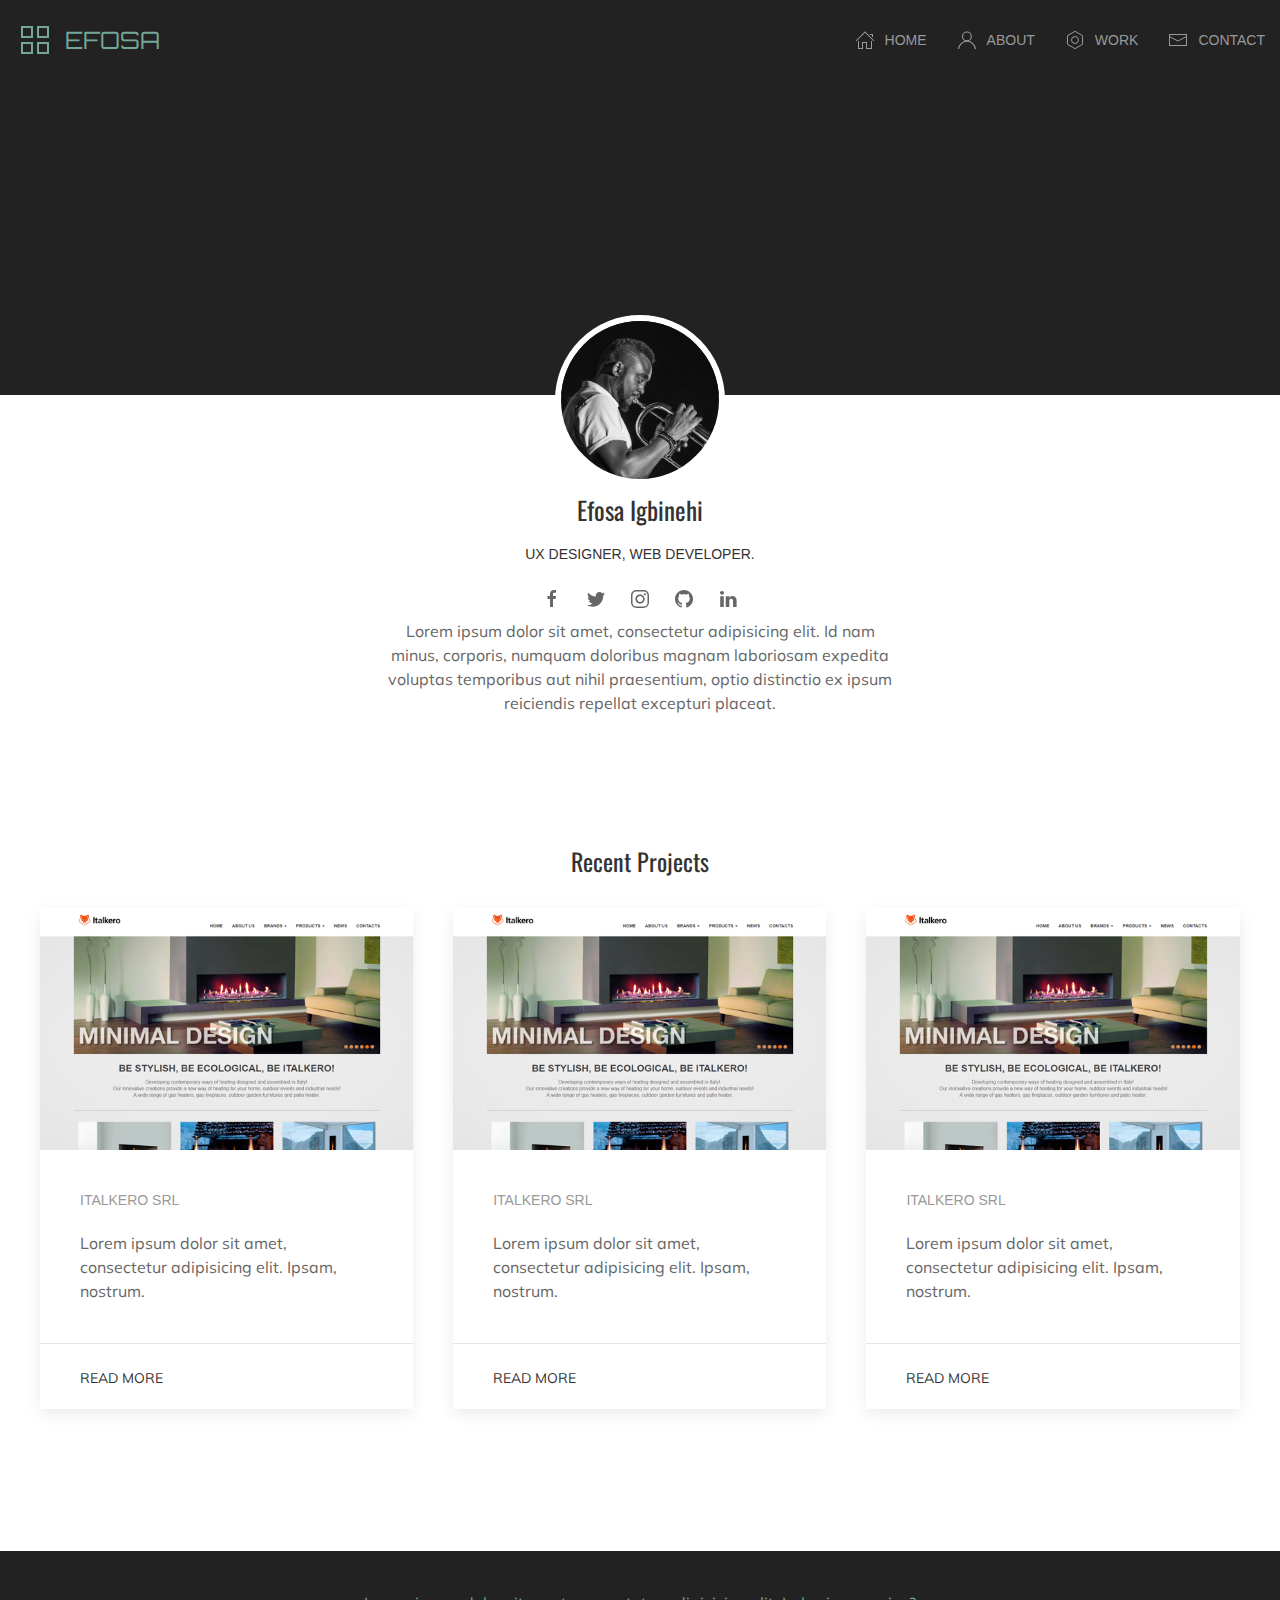
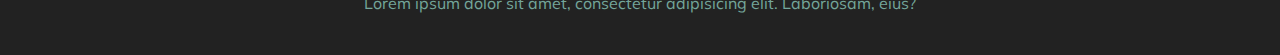
<file: index.html>
<!DOCTYPE html>
<html lang="en">
<head>
  <meta charset="UTF-8">
  <meta name="viewport" content="width=device-width, initial-scale=1.0">
  <meta http-equiv="X-UA-Compatible" content="ie=edge">
  <title>Portfolio | Home</title>
  <link rel="shortcut icon" href="img/e-logo.png">
  <link rel="stylesheet" href="css/uikit.min.css">
  <link rel="stylesheet" href="css/main.css">
</head>
<body>

  <div uk-sticky="sel-target: .uk-navbar-container; cls-active: uk-navbar-sticky">
    <nav class="uk-navbar-container navigation" uk-navbar>
      <div class="uk-navbar-left">
        <a href="index.html" class="uk-navbar-item uk-logo"><span uk-icon="icon: thumbnails; ratio: 2" class="uk-margin-small-right"></span>EFOSA</a>
      </div>
      <div class="uk-navbar-right">
        <ul class="uk-navbar-nav">
          <li><a href=""><span uk-icon="icon: home" class="uk-margin-small-right"></span>Home</a></li>
          <li><a href=""><span uk-icon="icon: user" class="uk-margin-small-right"></span>About</a></li>
          <li><a href=""><span uk-icon="icon: nut" class="uk-margin-small-right"></span>Work</a></li>
          <li><a href=""><span uk-icon="icon: mail" class="uk-margin-small-right"></span>Contact</a></li>
        </ul>
      </div>

      <a class="uk-navbar-toggle" href="#" uk-toggle="target: #mobile-navigation">
          <span uk-navbar-toggle-icon></span> <span class="uk-margin-small-left">MENU</span>
      </a>
      <div id="mobile-navigation" uk-offcanvas="flip: true">
          <div class="uk-offcanvas-bar uk-flex uk-flex-column">

              <button class="uk-offcanvas-close" type="button" uk-close></button>

              <ul class="uk-nav uk-nav-primary uk-nav-center uk-margin-auto-vertical">
                <li><a href=""><span uk-icon="icon: home" class="uk-margin-small-right"></span>Home</a></li>
                <li><a href=""><span uk-icon="icon: user" class="uk-margin-small-right"></span>About</a></li>
                <li><a href=""><span uk-icon="icon: nut" class="uk-margin-small-right"></span>Work</a></li>
                <li><a href=""><span uk-icon="icon: mail" class="uk-margin-small-right"></span>Contact</a></li>
              </ul>

          </div>
      </div>
    </nav>
  </div>

  <header class="banner uk-background-secondary"></header>

  <section class="profile">
    <img src="img/efosa.jpg" alt="Efosa with the flugel horn">
    <h1 class="profile-title">Efosa Igbinehi</h1>
    <h4 class="profile-subtitle">UX Designer, Web Developer.</h4>
    <div class="social-icons">
      <a href="" target="_blank" uk-icon="icon: facebook"></a>
      <a href="" target="_blank" uk-icon="icon: twitter"></a>
      <a href="" target="_blank" uk-icon="icon: instagram"></a>
      <a href="" target="_blank" uk-icon="icon: github"></a>
      <a href="" target="_blank" uk-icon="icon: linkedin"></a>
    </div>
    <div class="profile-summary">
      <p>Lorem ipsum dolor sit amet, consectetur adipisicing elit. Id nam minus, corporis, numquam doloribus magnam laboriosam expedita voluptas temporibus aut nihil praesentium, optio distinctio ex ipsum reiciendis repellat excepturi placeat.</p>
    </div>
  </section>

  <section class="uk-section">
    <div class="uk-container uk-padding">

      <h3 class="uk-text-center section-title">Recent Projects</h3>

      <div uk-grid class="uk-grid-match uk-child-width-1-3@s">

        <div>
          <div class="uk-card uk-card-default uk-card-hover">
            <div class="uk-card-media-top">
                <img src="img/italkero.jpg" alt="Project Image">
            </div>
            <div class="uk-card-body">
              <h5 class="uk-text-muted uk-text-uppercase uk-text-small uk-text-truncate">Italkero srl</h5>
              <p>Lorem ipsum dolor sit amet, consectetur adipisicing elit. Ipsam, nostrum.</p>
            </div>
            <div class="uk-card-footer">
              <a href="#" class="uk-button uk-button-text">Read more</a>
            </div>
          </div>
        </div>

        <div>
          <div class="uk-card uk-card-default uk-card-hover">
            <div class="uk-card-media-top">
                <img src="img/italkero.jpg" alt="Project Image">
            </div>
            <div class="uk-card-body">
              <h5 class="uk-text-muted uk-text-uppercase uk-text-small uk-text-truncate">Italkero srl</h5>
              <p>Lorem ipsum dolor sit amet, consectetur adipisicing elit. Ipsam, nostrum.</p>
            </div>
            <div class="uk-card-footer">
              <a href="#" class="uk-button uk-button-text">Read more</a>
            </div>
          </div>
        </div>

        <div>
          <div class="uk-card uk-card-default uk-card-hover">
            <div class="uk-card-media-top">
                <img src="img/italkero.jpg" alt="Project Image">
            </div>
            <div class="uk-card-body">
              <h5 class="uk-text-muted uk-text-uppercase uk-text-small uk-text-truncate">Italkero srl</h5>
              <p>Lorem ipsum dolor sit amet, consectetur adipisicing elit. Ipsam, nostrum.</p>
            </div>
            <div class="uk-card-footer">
              <a href="#" class="uk-button uk-button-text">Read more</a>
            </div>
          </div>
        </div>

      </div>
    </div>
  </section>

  <footer>
    <div class="uk-container">
      <p>Lorem ipsum dolor sit amet, consectetur adipisicing elit. Laboriosam, eius?</p>
    </div>
  </footer>

  <script src="js/uikit.min.js"></script>
  <script src="js/uikit-icons.min.js" charset="utf-8"></script>
</body>
</html>
</file>
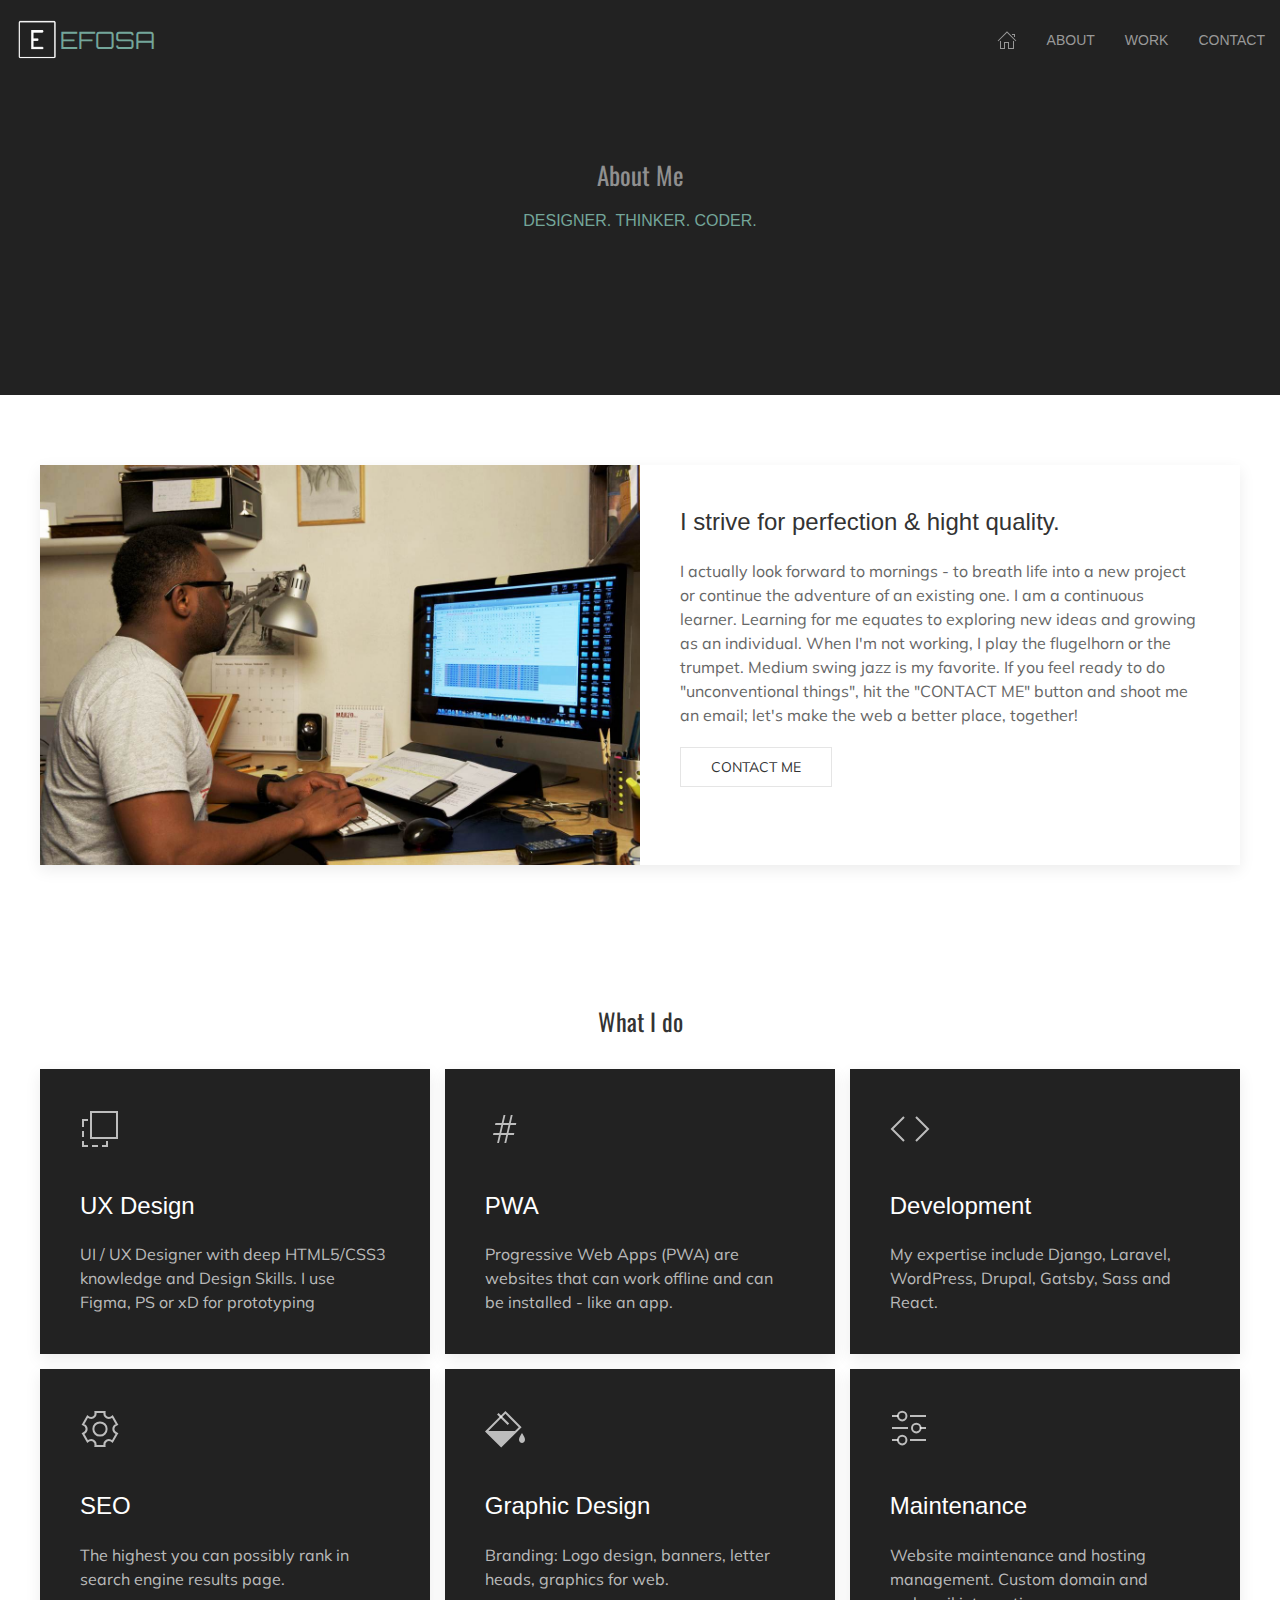
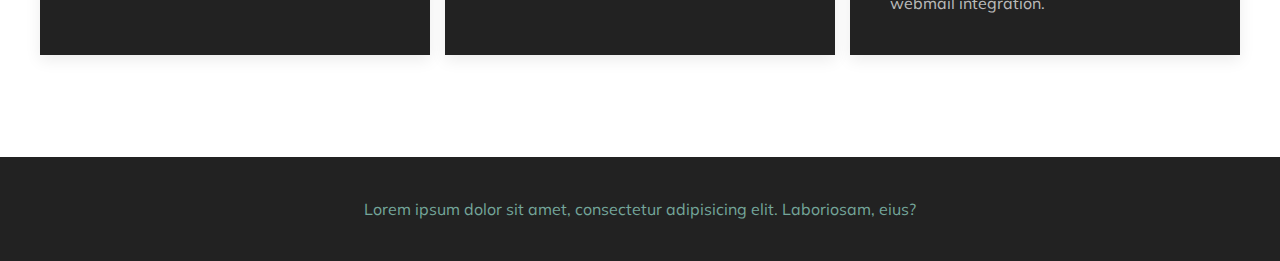
<file: about.html>
<!DOCTYPE html>
<html lang="en">
<head>
  <meta charset="UTF-8">
  <meta name="viewport" content="width=device-width, initial-scale=1.0">
  <meta http-equiv="X-UA-Compatible" content="ie=edge">
  <title>Portfolio | Home</title>
  <link rel="shortcut icon" href="img/e-logo.png">
  <link rel="stylesheet" href="css/uikit.min.css">
  <link rel="stylesheet" href="css/main.css">
</head>
<body>

  <div uk-sticky="sel-target: .uk-navbar-container; cls-active: uk-navbar-sticky">
    <nav class="uk-navbar-container navigation" uk-navbar>
      <div class="uk-navbar-left">
        <a href="index.html" class="uk-navbar-item uk-logo"><img src="img/Logo-white.png" width="45" alt="Logo E"> EFOSA</a>
      </div>
      <div class="uk-navbar-right">
        <ul class="uk-navbar-nav">
          <li><a href="" uk-icon="icon: home"></a></li>
          <li><a href="">About</a></li>
          <li><a href="">Work</a></li>
          <li><a href="">Contact</a></li>
        </ul>
      </div>

      <a class="uk-navbar-toggle" href="#" uk-toggle="target: #mobile-navigation">
          <span uk-navbar-toggle-icon></span> <span class="uk-margin-small-left">MENU</span>
      </a>
      <div id="mobile-navigation" uk-offcanvas="flip: true">
          <div class="uk-offcanvas-bar uk-flex uk-flex-column">

              <button class="uk-offcanvas-close" type="button" uk-close></button>

              <ul class="uk-nav uk-nav-primary uk-nav-center uk-margin-auto-vertical">
                <li><a href="" uk-icon="icon: home"></a></li>
                <li><a href="">About</a></li>
                <li><a href="">Work</a></li>
                <li><a href="">Contact</a></li>
              </ul>

          </div>
      </div>
    </nav>
  </div>

  <header class="banner uk-background-secondary">
    <div class="page-heading">
      <h1 class="page-title">About Me</h1>
      <h3 class="page-subtitle">Designer. Thinker. Coder.</h3>
    </div>
  </header>

  <section class="uk-section">
    <div class="uk-container">
      <div class="uk-card uk-card-default uk-grid-collapse uk-child-width-1-2@s uk-margin" uk-grid>
        <div class="uk-card-media-left uk-cover-container">
            <img src="img/me-working-at-home.jpg" alt="" uk-cover>
            <canvas width="600" height="400"></canvas>
        </div>
        <div>
            <div class="uk-card-body">
                <h3 class="uk-card-title">I strive for perfection &amp; hight quality.</h3>
                <p>
                  I actually look forward to mornings - to breath life into a new project or continue the adventure of an existing one. I am a continuous learner. Learning for me equates to exploring new ideas and growing as an individual.

                  When I'm not working, I play the flugelhorn or the trumpet. Medium swing jazz is my favorite.

                  If you feel ready to do "unconventional things", hit the "CONTACT ME" button and shoot me an email; let's make the web a better place, together!
                </p>
                <button class="uk-button uk-button-default">Contact Me</button>
            </div>
        </div>
    </div>
    </div>
  </section>

  <section class="uk-section">
    <div class="uk-container">
      <h3 class="uk-text-center section-title">What I do</h3>

      <div class="uk-child-width-1-3@m uk-grid-small uk-grid-match" uk-grid>
      <div>
        <div class="uk-card uk-card-secondary uk-card-body">
          <div class="icon"><span uk-icon="icon: move; ratio: 2"></span></div>
          <h3 class="uk-card-title">UX Design</h3>
          <p>UI / UX Designer with deep HTML5/CSS3 knowledge and Design Skills. I use Figma, PS or xD for prototyping</p>
        </div>
      </div>
      <div>
        <div class="uk-card uk-card-secondary uk-card-body">
          <div class="icon"><span uk-icon="icon: hashtag; ratio: 2"></span></div>
          <h3 class="uk-card-title">PWA</h3>
          <p>Progressive Web Apps (PWA) are websites that can work offline and can be installed - like an app.</p>
        </div>
        </div>
        <div>
          <div class="uk-card uk-card-secondary uk-card-body">
            <div class="icon"><span uk-icon="icon: code; ratio: 2"></span></div>
            <h3 class="uk-card-title">Development</h3>
            <p>My expertise include Django, Laravel, WordPress, Drupal, Gatsby, Sass and React.</p>
          </div>
        </div>
        <div>
          <div class="uk-card uk-card-secondary uk-card-body">
            <div class="icon"><span uk-icon="icon: cog; ratio: 2"></span></div>
            <h3 class="uk-card-title">SEO</h3>
            <p>The highest you can possibly rank in search engine results page.</p>
          </div>
        </div>
        <div>
          <div class="uk-card uk-card-secondary uk-card-body">
            <div class="icon"><span uk-icon="icon: paint-bucket; ratio: 2"></span></div>
            <h3 class="uk-card-title">Graphic Design</h3>
            <p>Branding: Logo design, banners, letter heads, graphics for web.</p>
          </div>
        </div>
        <div>
          <div class="uk-card uk-card-secondary uk-card-body">
            <div class="icon"><span uk-icon="icon: settings; ratio: 2"></span></div>
            <h3 class="uk-card-title">Maintenance</h3>
            <p>Website maintenance and hosting management. Custom domain and webmail integration.</p>
          </div>
        </div>
      </div>
    </div>
  </section>

  <footer>
    <div class="uk-container">
      <p>Lorem ipsum dolor sit amet, consectetur adipisicing elit. Laboriosam, eius?</p>
    </div>
  </footer>

  <script src="js/uikit.min.js"></script>
  <script src="js/uikit-icons.min.js" charset="utf-8"></script>
</body>
</html>
</file>
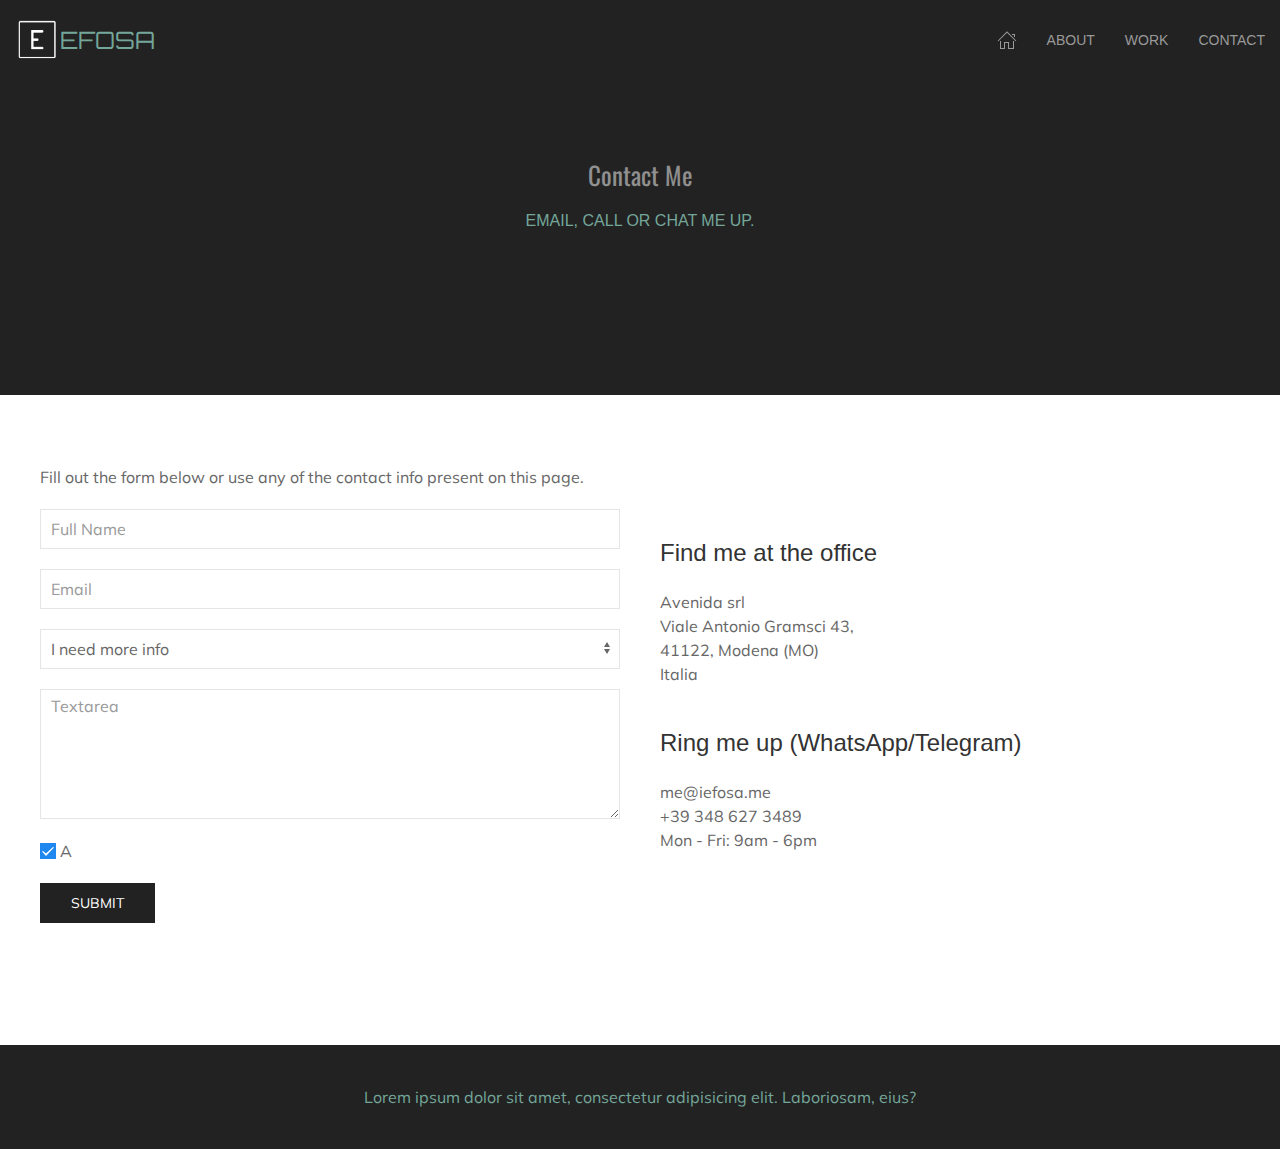
<file: contact.html>
<!DOCTYPE html>
<html lang="en">
<head>
  <meta charset="UTF-8">
  <meta name="viewport" content="width=device-width, initial-scale=1.0">
  <meta http-equiv="X-UA-Compatible" content="ie=edge">
  <title>Portfolio | Home</title>
  <link rel="shortcut icon" href="img/e-logo.png">
  <link rel="stylesheet" href="css/uikit.min.css">
  <link rel="stylesheet" href="css/main.css">
</head>
<body>

  <div uk-sticky="sel-target: .uk-navbar-container; cls-active: uk-navbar-sticky">
    <nav class="uk-navbar-container navigation" uk-navbar>
      <div class="uk-navbar-left">
        <a href="index.html" class="uk-navbar-item uk-logo"><img src="img/Logo-white.png" width="45" alt="Logo E"> EFOSA</a>
      </div>
      <div class="uk-navbar-right">
        <ul class="uk-navbar-nav">
          <li><a href="" uk-icon="icon: home"></a></li>
          <li><a href="">About</a></li>
          <li><a href="">Work</a></li>
          <li><a href="">Contact</a></li>
        </ul>
      </div>

      <a class="uk-navbar-toggle" href="#" uk-toggle="target: #mobile-navigation">
          <span uk-navbar-toggle-icon></span> <span class="uk-margin-small-left">MENU</span>
      </a>
      <div id="mobile-navigation" uk-offcanvas="flip: true">
          <div class="uk-offcanvas-bar uk-flex uk-flex-column">

              <button class="uk-offcanvas-close" type="button" uk-close></button>

              <ul class="uk-nav uk-nav-primary uk-nav-center uk-margin-auto-vertical">
                <li><a href="" uk-icon="icon: home"></a></li>
                <li><a href="">About</a></li>
                <li><a href="">Work</a></li>
                <li><a href="">Contact</a></li>
              </ul>

          </div>
      </div>
    </nav>
  </div>

  <header class="banner uk-background-secondary">
    <div class="page-heading">
      <h1 class="page-title">Contact Me</h1>
      <h3 class="page-subtitle">Email, Call or Chat me up.</h3>
    </div>
  </header>

  <section class="uk-section">
    <div class="uk-container">

      <div class="uk-flex-middle" uk-grid>
        <div class="uk-width-1-2@m">
          <aside class="contact-info">
            <h3 class="contact-info-subtitle">Find me at the office</h3>
            <p class="contact-info-address">
              Avenida srl <br>
              Viale Antonio Gramsci 43, <br>
              41122, Modena (MO) <br>
              Italia
            </p>

            <h3 class="contact-info-subtitle">Ring me up (WhatsApp/Telegram)</h3>
            <p class="contact-info-address">
              me@iefosa.me <br>
              +39 348 627 3489 <br>
              Mon - Fri: 9am - 6pm <br>
            </p>
          </aside>
        </div>
        <div class="uk-width-1-2@m uk-flex-first">
          <form>
            <fieldset class="uk-fieldset">

              <p class="uk-small">Fill out the form below or use any of the contact info present on this page.</p>

              <div class="uk-margin">
                  <input class="uk-input" type="text" placeholder="Full Name" required>
              </div>
              <div class="uk-margin">
                  <input class="uk-input" type="email" placeholder="Email" required>
              </div>

              <div class="uk-margin">
                  <select class="uk-select">
                      <option>I need more info</option>
                      <option>I need a quote</option>
                      <option>Just want to chat</option>
                  </select>
              </div>

              <div class="uk-margin">
                  <textarea class="uk-textarea" rows="5" placeholder="Textarea"></textarea>
              </div>

              <div class="uk-margin uk-grid-small uk-child-width-auto uk-grid">
                  <label><input class="uk-checkbox" type="checkbox" checked> A</label>
              </div>

              <div class="uk-margin">
                  <input class="uk-button uk-button-secondary" type="button" value="Submit">
              </div>

            </fieldset>
        </form>
        </div>
      </div>

    </div>
  </section>

  <footer>
    <div class="uk-container">
      <p>Lorem ipsum dolor sit amet, consectetur adipisicing elit. Laboriosam, eius?</p>
    </div>
  </footer>

  <script src="js/uikit.min.js"></script>
  <script src="js/uikit-icons.min.js" charset="utf-8"></script>
</body>
</html>
</file>
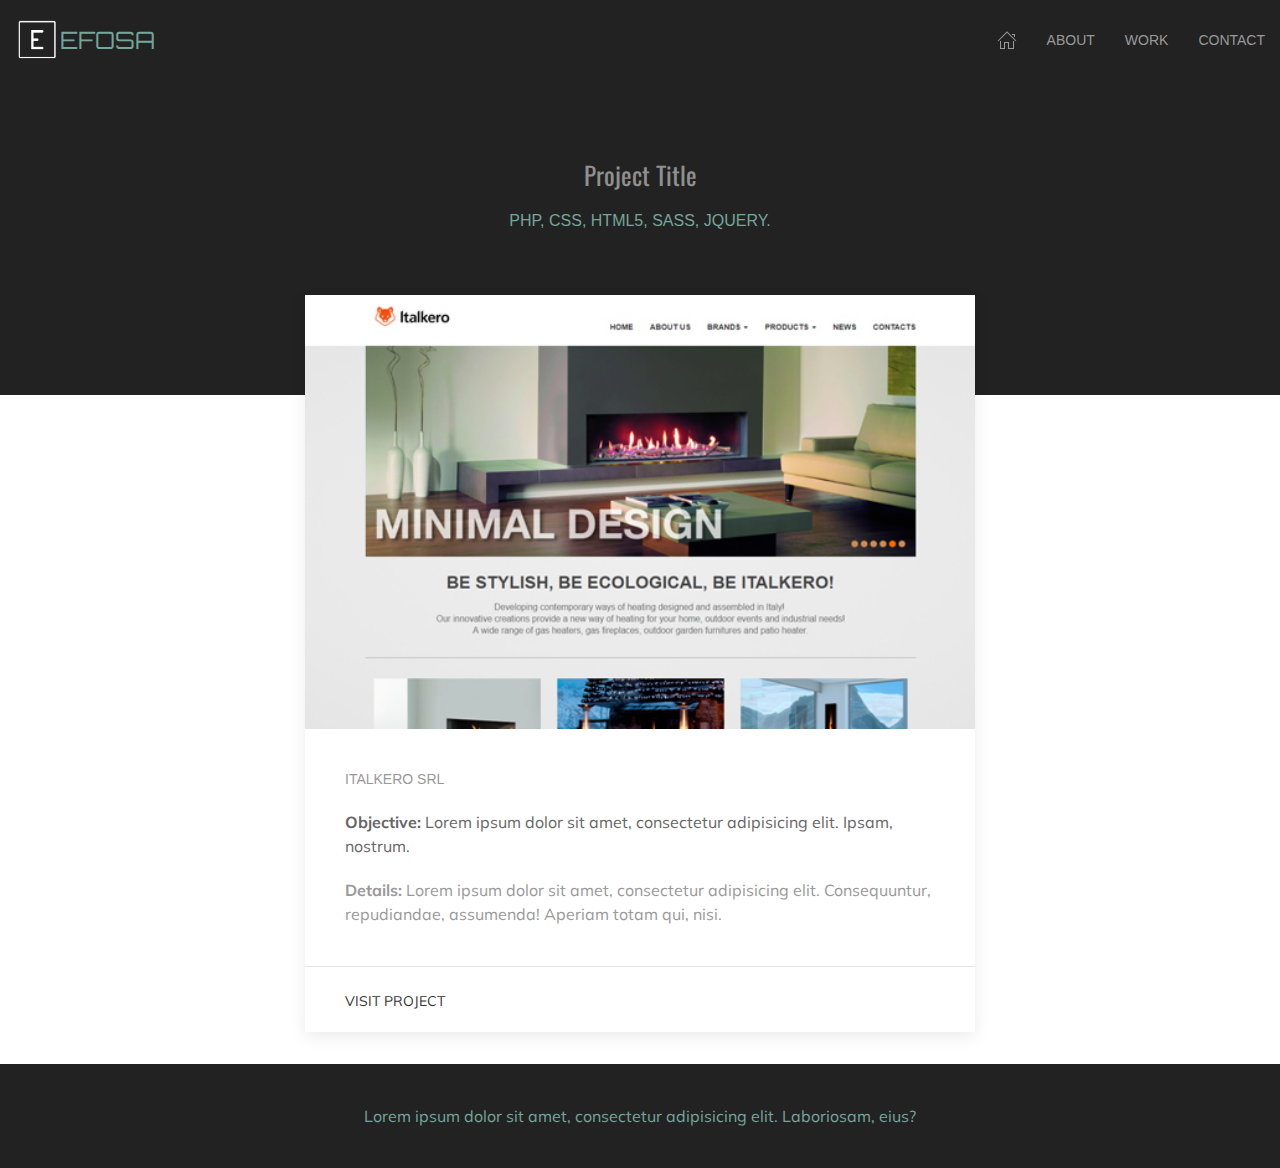
<file: project.html>
<!DOCTYPE html>
<html lang="en">
<head>
  <meta charset="UTF-8">
  <meta name="viewport" content="width=device-width, initial-scale=1.0">
  <meta http-equiv="X-UA-Compatible" content="ie=edge">
  <title>Portfolio | Home</title>
  <link rel="shortcut icon" href="img/e-logo.png">
  <link rel="stylesheet" href="css/uikit.min.css">
  <link rel="stylesheet" href="css/main.css">
</head>
<body>

  <div uk-sticky="sel-target: .uk-navbar-container; cls-active: uk-navbar-sticky">
    <nav class="uk-navbar-container navigation" uk-navbar>
      <div class="uk-navbar-left">
        <a href="index.html" class="uk-navbar-item uk-logo"><img src="img/Logo-white.png" width="45" alt="Logo E"> EFOSA</a>
      </div>
      <div class="uk-navbar-right">
        <ul class="uk-navbar-nav">
          <li><a href="" uk-icon="icon: home"></a></li>
          <li><a href="">About</a></li>
          <li><a href="">Work</a></li>
          <li><a href="">Contact</a></li>
        </ul>
      </div>

      <a class="uk-navbar-toggle" href="#" uk-toggle="target: #mobile-navigation">
          <span uk-navbar-toggle-icon></span> <span class="uk-margin-small-left">MENU</span>
      </a>
      <div id="mobile-navigation" uk-offcanvas="flip: true">
          <div class="uk-offcanvas-bar uk-flex uk-flex-column">

              <button class="uk-offcanvas-close" type="button" uk-close></button>

              <ul class="uk-nav uk-nav-primary uk-nav-center uk-margin-auto-vertical">
                <li><a href="" uk-icon="icon: home"></a></li>
                <li><a href="">About</a></li>
                <li><a href="">Work</a></li>
                <li><a href="">Contact</a></li>
              </ul>

          </div>
      </div>
    </nav>
  </div>

  <header class="banner uk-background-secondary">
    <div class="page-heading">
      <h1 class="page-title">Project Title</h1>
      <h3 class="page-subtitle">PHP, CSS, HTML5, Sass, jQuery.</h3>
    </div>
  </header>

  <section class="project">
    <div class="uk-container">

        <div class="uk-card uk-card-default">
          <div class="uk-card-media-top">
              <img src="img/italkero.jpg" alt="Project Image">
          </div>
          <div class="uk-card-body">
            <h5 class="uk-text-muted uk-text-uppercase uk-text-small uk-text-truncate">Italkero srl</h5>
            <p><strong>Objective: </strong>Lorem ipsum dolor sit amet, consectetur adipisicing elit. Ipsam, nostrum.</p>
            <p class="uk-text-muted"><strong>Details: </strong>Lorem ipsum dolor sit amet, consectetur adipisicing elit. Consequuntur, repudiandae, assumenda! Aperiam totam qui, nisi.</p>
          </div>
          <div class="uk-card-footer">
            <a href="#" class="uk-button uk-button-text">Visit Project</a>
          </div>
        </div>

    </div>
  </section>

  <footer>
    <div class="uk-container">
      <p>Lorem ipsum dolor sit amet, consectetur adipisicing elit. Laboriosam, eius?</p>
    </div>
  </footer>

  <script src="js/uikit.min.js"></script>
  <script src="js/uikit-icons.min.js" charset="utf-8"></script>
</body>
</html>
</file>
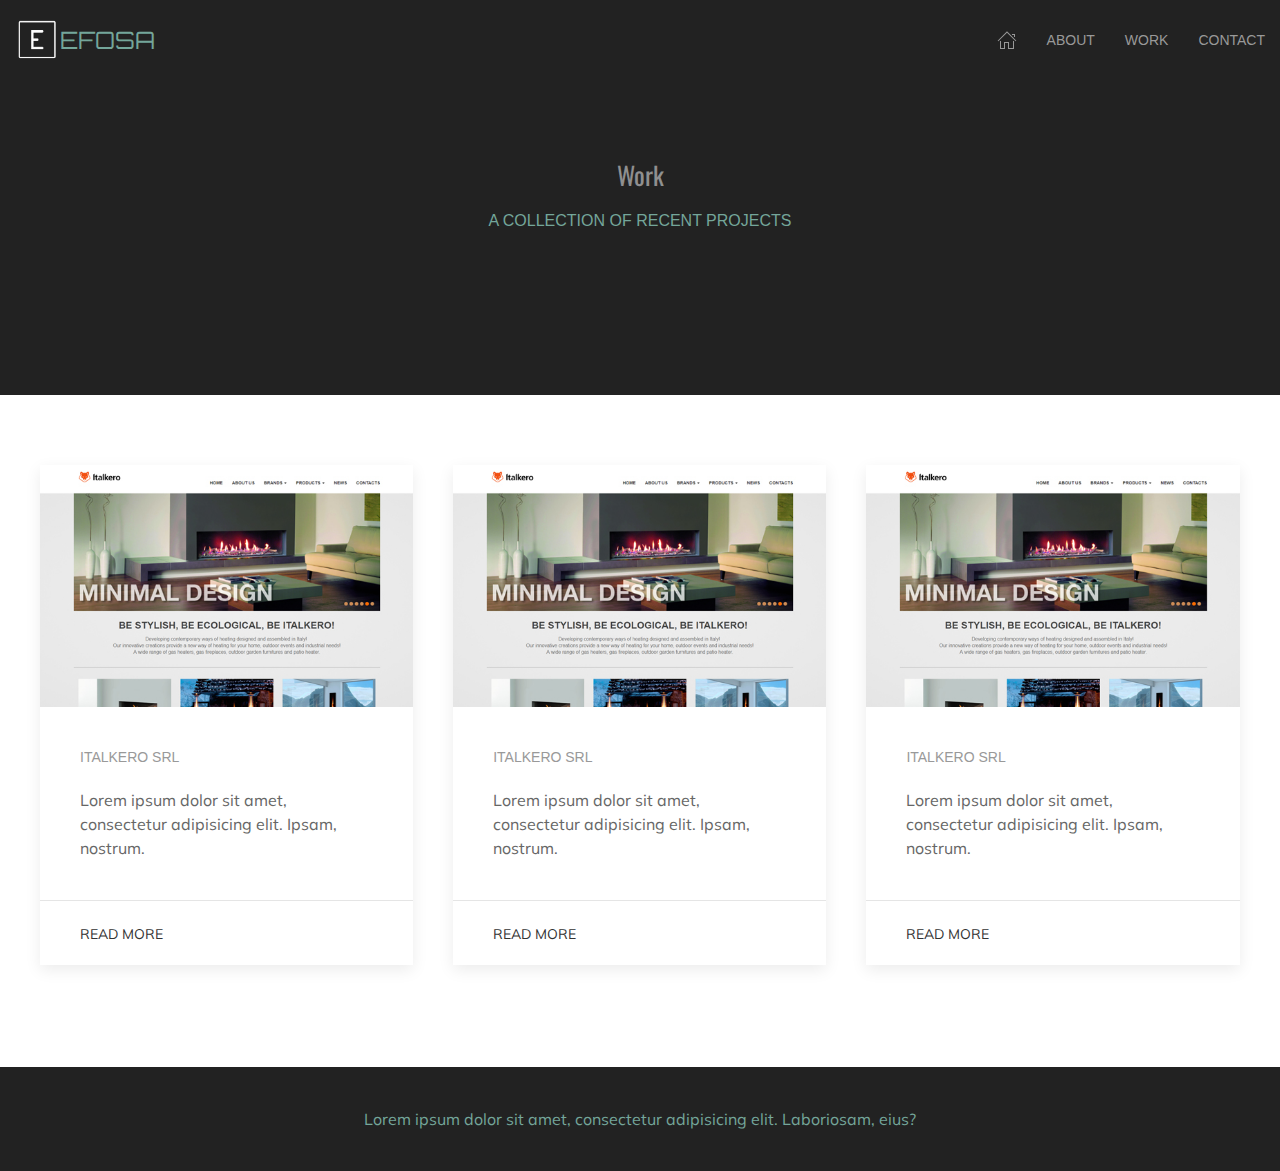
<file: work.html>
<!DOCTYPE html>
<html lang="en">
<head>
  <meta charset="UTF-8">
  <meta name="viewport" content="width=device-width, initial-scale=1.0">
  <meta http-equiv="X-UA-Compatible" content="ie=edge">
  <title>Portfolio | Home</title>
  <link rel="shortcut icon" href="img/e-logo.png">
  <link rel="stylesheet" href="css/uikit.min.css">
  <link rel="stylesheet" href="css/main.css">
</head>
<body>

  <div uk-sticky="sel-target: .uk-navbar-container; cls-active: uk-navbar-sticky">
    <nav class="uk-navbar-container navigation" uk-navbar>
      <div class="uk-navbar-left">
        <a href="index.html" class="uk-navbar-item uk-logo"><img src="img/Logo-white.png" width="45" alt="Logo E"> EFOSA</a>
      </div>
      <div class="uk-navbar-right">
        <ul class="uk-navbar-nav">
          <li><a href="" uk-icon="icon: home"></a></li>
          <li><a href="">About</a></li>
          <li><a href="">Work</a></li>
          <li><a href="">Contact</a></li>
        </ul>
      </div>

      <a class="uk-navbar-toggle" href="#" uk-toggle="target: #mobile-navigation">
          <span uk-navbar-toggle-icon></span> <span class="uk-margin-small-left">MENU</span>
      </a>
      <div id="mobile-navigation" uk-offcanvas="flip: true">
          <div class="uk-offcanvas-bar uk-flex uk-flex-column">

              <button class="uk-offcanvas-close" type="button" uk-close></button>

              <ul class="uk-nav uk-nav-primary uk-nav-center uk-margin-auto-vertical">
                <li><a href="" uk-icon="icon: home"></a></li>
                <li><a href="">About</a></li>
                <li><a href="">Work</a></li>
                <li><a href="">Contact</a></li>
              </ul>

          </div>
      </div>
    </nav>
  </div>

  <header class="banner uk-background-secondary">
    <div class="page-heading">
      <h1 class="page-title">Work</h1>
      <h3 class="page-subtitle">A collection of recent projects</h3>
    </div>
  </header>

  <section class="uk-section">
    <div class="uk-container">
      <div uk-grid class="uk-grid-match uk-child-width-1-3@s">

        <div>
          <div class="uk-card uk-card-default uk-card-hover">
            <div class="uk-card-media-top">
                <img src="img/italkero.jpg" alt="Project Image">
            </div>
            <div class="uk-card-body">
              <h5 class="uk-text-muted uk-text-uppercase uk-text-small uk-text-truncate">Italkero srl</h5>
              <p>Lorem ipsum dolor sit amet, consectetur adipisicing elit. Ipsam, nostrum.</p>
            </div>
            <div class="uk-card-footer">
              <a href="#" class="uk-button uk-button-text">Read more</a>
            </div>
          </div>
        </div>

        <div>
          <div class="uk-card uk-card-default uk-card-hover">
            <div class="uk-card-media-top">
                <img src="img/italkero.jpg" alt="Project Image">
            </div>
            <div class="uk-card-body">
              <h5 class="uk-text-muted uk-text-uppercase uk-text-small uk-text-truncate">Italkero srl</h5>
              <p>Lorem ipsum dolor sit amet, consectetur adipisicing elit. Ipsam, nostrum.</p>
            </div>
            <div class="uk-card-footer">
              <a href="#" class="uk-button uk-button-text">Read more</a>
            </div>
          </div>
        </div>

        <div>
          <div class="uk-card uk-card-default uk-card-hover">
            <div class="uk-card-media-top">
                <img src="img/italkero.jpg" alt="Project Image">
            </div>
            <div class="uk-card-body">
              <h5 class="uk-text-muted uk-text-uppercase uk-text-small uk-text-truncate">Italkero srl</h5>
              <p>Lorem ipsum dolor sit amet, consectetur adipisicing elit. Ipsam, nostrum.</p>
            </div>
            <div class="uk-card-footer">
              <a href="#" class="uk-button uk-button-text">Read more</a>
            </div>
          </div>
        </div>

      </div>
    </div>
  </section>

  <footer>
    <div class="uk-container">
      <p>Lorem ipsum dolor sit amet, consectetur adipisicing elit. Laboriosam, eius?</p>
    </div>
  </footer>

  <script src="js/uikit.min.js"></script>
  <script src="js/uikit-icons.min.js" charset="utf-8"></script>
</body>
</html>
</file>
<file: css/main.css>
@import url("https://fonts.googleapis.com/css?family=Muli|Orbitron|Oswald&display=swap");
html, body {
  font-family: "Muli", sans-serif; }

.navigation {
  background-color: #222222 !important; }
  .navigation a {
    font-weight: 400; }
    .navigation a:hover {
      color: #74A69A !important; }

.uk-logo {
  font-family: 'Orbitron', sans-serif;
  font-weight: lighter; }

header {
  width: 100%;
  height: 35vh; }

.profile {
  text-align: center; }
  .profile img {
    border: 6px solid #ffffff;
    border-radius: 100%;
    height: 170px;
    width: 170px;
    margin-top: -80px; }
  .profile-title {
    font-family: "Oswald", sans-serif;
    font-size: 25px;
    margin-top: 10px; }
  .profile-subtitle {
    font-size: 14px;
    margin-top: 15px;
    text-transform: uppercase; }
  .profile-summary {
    width: 40%;
    margin: 0 auto; }

.social-icons {
  margin: 0 0 10px 0; }
  .social-icons a {
    padding: 0 10px; }
    .social-icons a:hover {
      color: #74A69A; }

.section-title {
  font-family: "Oswald", sans-serif;
  margin-bottom: 30px; }

.page-heading {
  text-align: center;
  padding-top: 5rem; }
  .page-heading h1 {
    font-size: 25px;
    font-family: "Oswald", sans-serif;
    color: rgba(255, 255, 255, 0.5); }
  .page-heading h3 {
    font-size: 16px;
    color: #74A69A;
    margin-top: 0;
    text-transform: uppercase; }

/*.about {
  margin: -50px auto 3rem auto;
  text-align: center;
  border: 10px solid #ffffff;
  width: 45%;
}*/
footer {
  background-color: #222222;
  padding: 2.5rem 0;
  color: #74A69A;
  text-align: center;
  margin-top: 2rem; }

@media (min-width: 800px) {
  .uk-navbar-toggle {
    display: none; }
  .mobile-nav {
    display: none; } }

@media (max-width: 800px) {
  .uk-navbar-toggle {
    display: block;
    position: absolute;
    right: 0;
    top: 2rem; }
  .uk-navbar-right {
    display: none; }
  .profile {
    text-align: center; }
    .profile img {
      border: 8px solid #ffffff;
      border-radius: 100%;
      height: 150px;
      width: 150px;
      margin-top: -70px; }
    .profile-summary {
      width: 80%;
      margin: 0 auto; } }

.project {
  width: 750px;
  max-width: 80%;
  margin: -100px auto 0 auto; }
  .project img {
    width: 100%; }
</file>
